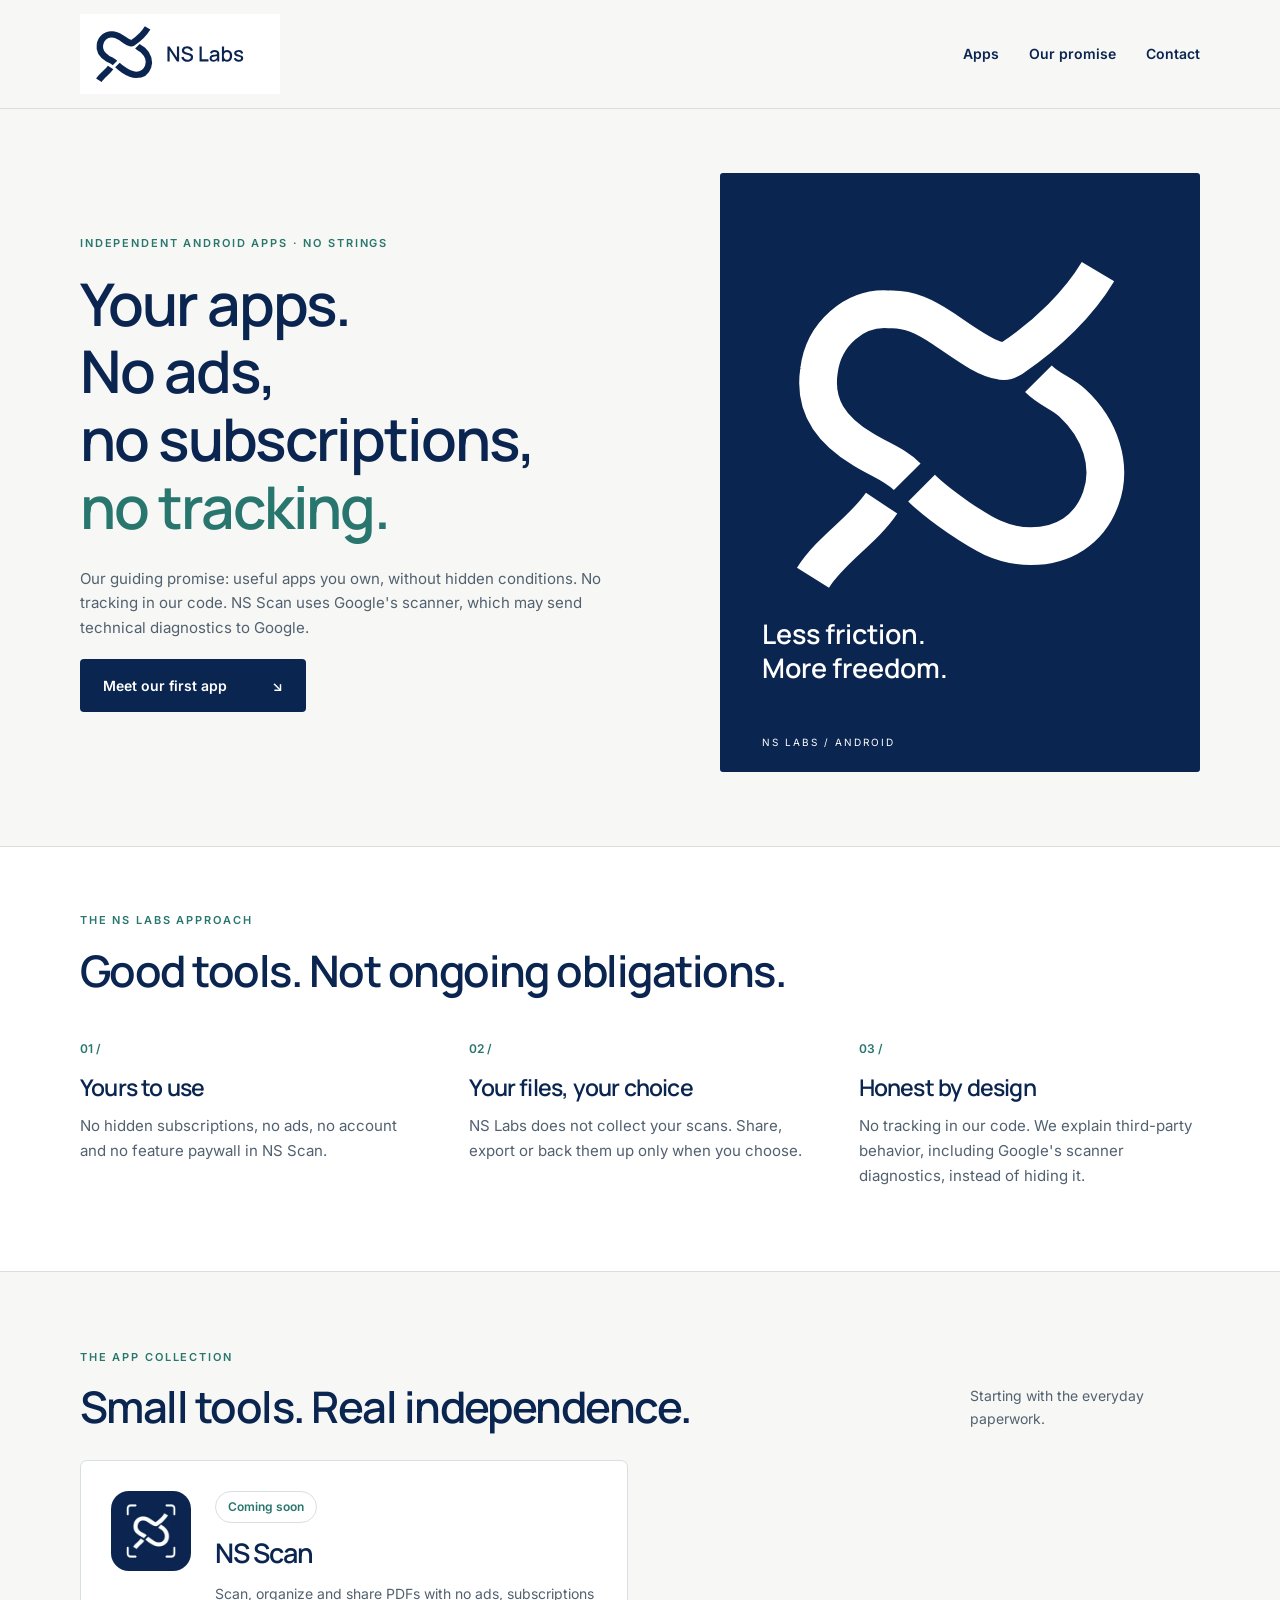
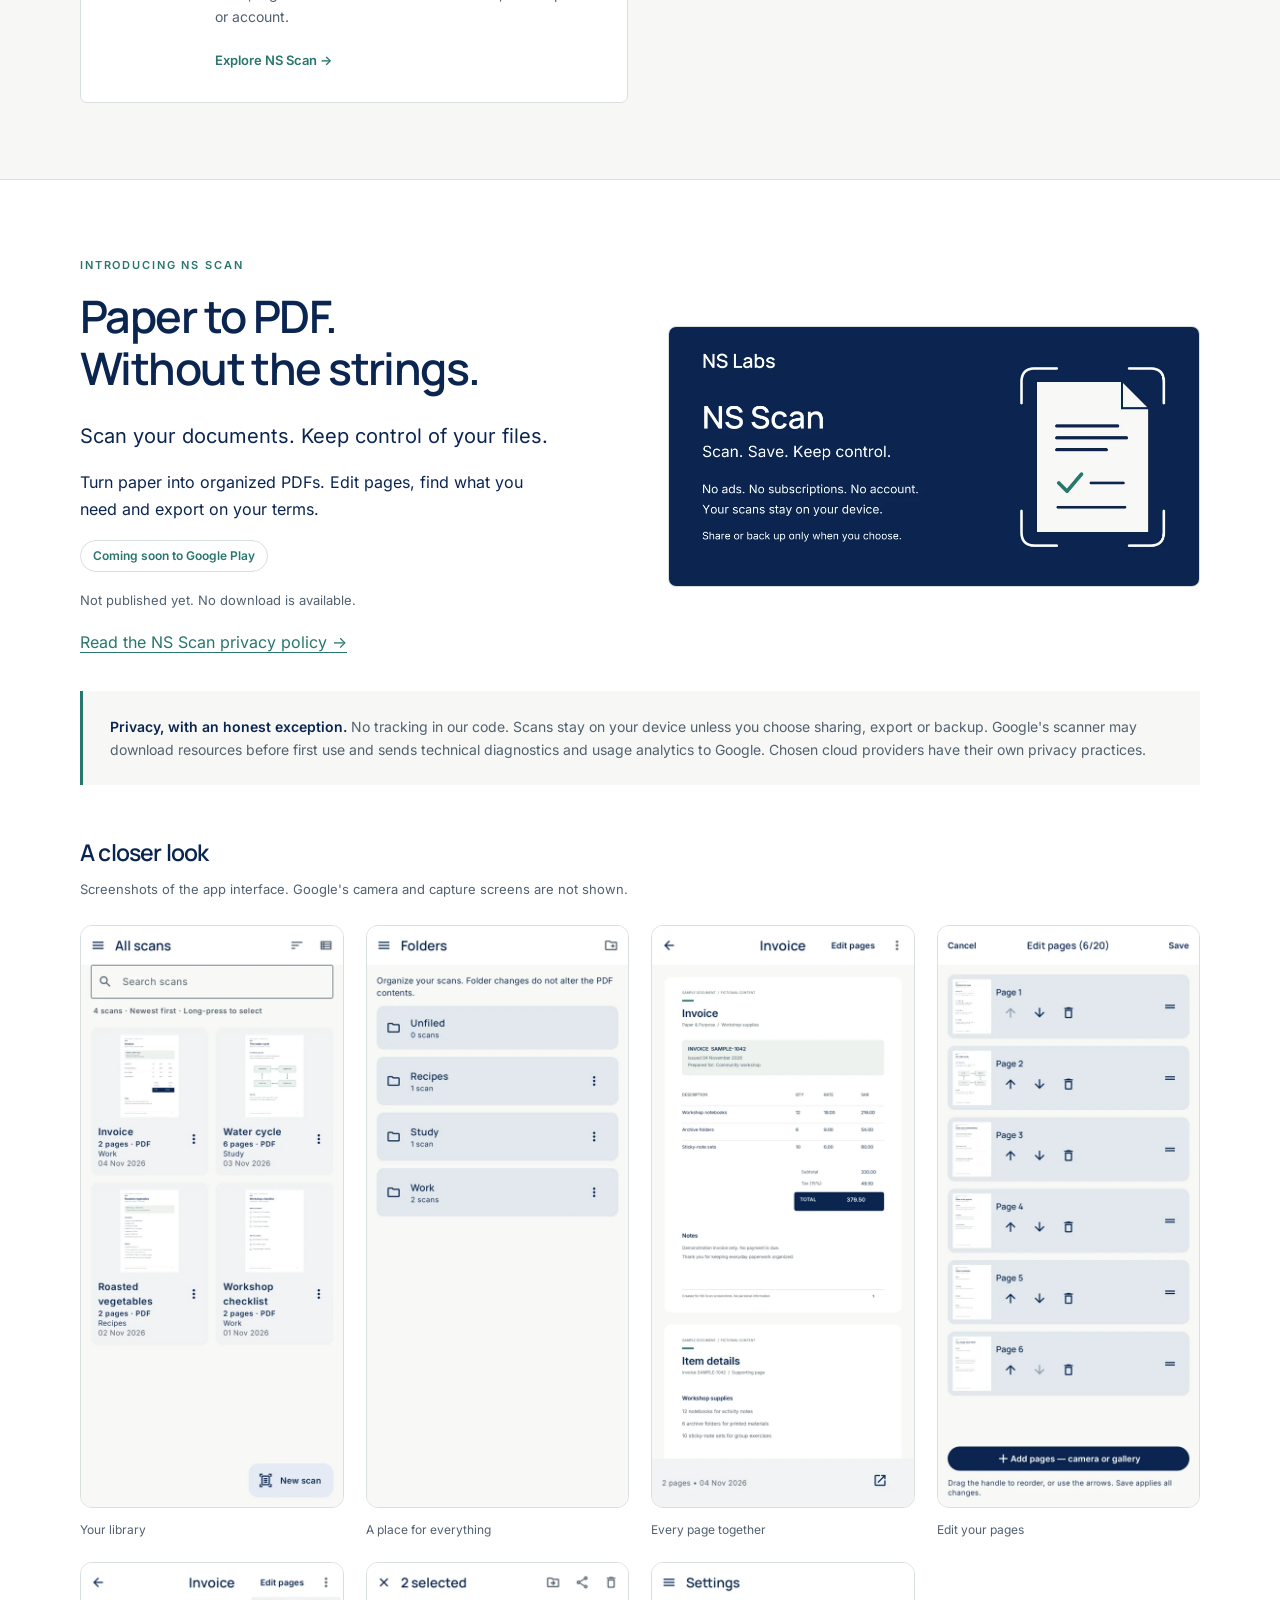
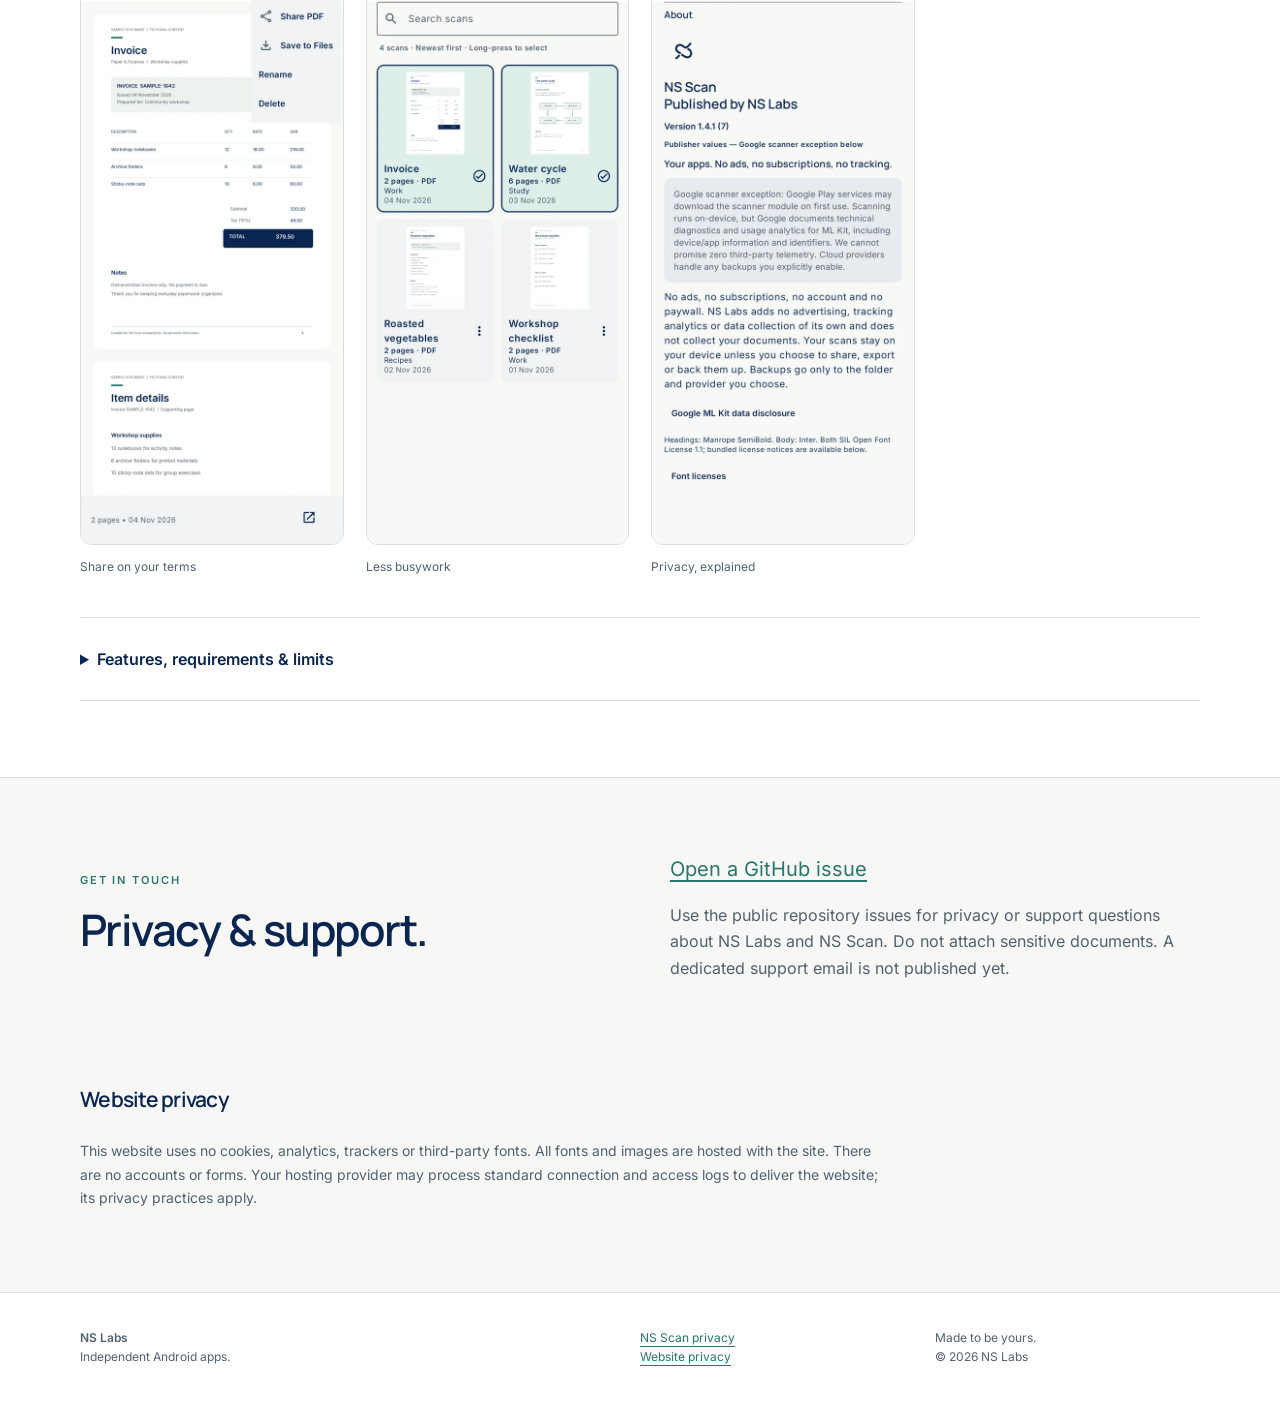
<file: index.html>
<!doctype html>
<html lang="en"><head><meta charset="utf-8"><meta name="viewport" content="width=device-width, initial-scale=1"><meta name="color-scheme" content="light dark"><title>NS Labs — Your apps. No strings.</title><meta name="description" content="Independent Android apps without ads or subscriptions. Meet NS Scan, our upcoming document scanner."><meta property="og:type" content="website"><meta property="og:title" content="NS Labs — Your apps. No strings."><meta property="og:description" content="Independent Android apps without ads or subscriptions. Meet NS Scan, our upcoming document scanner."><meta property="og:image" content="https://nslabs-dev.github.io/assets/ns-scan-feature.webp"><meta property="og:image:alt" content="NS Scan by NS Labs"><meta name="theme-color" content="#0B2551"><link rel="icon" type="image/png" href="favicon.png"><link rel="stylesheet" href="styles.css"></head><body><a class="skip" href="#main">Skip to content</a><header class="site-header"><div class="wrap nav"><a class="brand" href="index.html" aria-label="NS Labs home"><img class="light-logo" src="assets/horizontal-light.svg" width="200" height="80" alt="NS Labs"><img class="dark-logo" src="assets/horizontal-dark.svg" width="200" height="80" alt="NS Labs"></a><nav aria-label="Main"><a href="index.html#apps">Apps</a><a href="index.html#promise">Our promise</a><a href="index.html#contact">Contact</a></nav></div></header><main id="main"><section class="hero wrap"><div><p class="eyebrow">Independent Android apps · No strings</p><h1>Your apps.<br>No ads,<br>no subscriptions,<br><span>no tracking.</span></h1><p class="hero-note">Our guiding promise: useful apps you own, without hidden conditions. No tracking in our code. NS Scan uses Google's scanner, which may send technical diagnostics to Google.</p><a class="button" href="#apps">Meet our first app <span aria-hidden="true">↘</span></a></div><div class="hero-art" aria-hidden="true"><img src="assets/symbol-white.svg" width="400" height="400" alt=""><p>Less friction.<br>More freedom.</p><span class="art-label">NS LABS / ANDROID</span></div></section>
<section id="promise" class="promise"><div class="wrap"><p class="eyebrow">The NS Labs approach</p><h2>Good tools. Not ongoing obligations.</h2><div class="promise-grid"><article><span class="number">01 /</span><h3>Yours to use</h3><p>No hidden subscriptions, no ads, no account and no feature paywall in NS Scan.</p></article><article><span class="number">02 /</span><h3>Your files, your choice</h3><p>NS Labs does not collect your scans. Share, export or back them up only when you choose.</p></article><article><span class="number">03 /</span><h3>Honest by design</h3><p>No tracking in our code. We explain third-party behavior, including Google's scanner diagnostics, instead of hiding it.</p></article></div></div></section>
<section id="apps" class="wrap section"><div class="section-heading"><div><p class="eyebrow">The app collection</p><h2>Small tools. Real independence.</h2></div><p>Starting with the everyday paperwork.</p></div><div class="apps-grid"><a class="app-card" href="#ns-scan"><img src="assets/ns-scan-icon.webp" width="80" height="80" alt=""><div><span class="badge">Coming soon</span><h3>NS Scan</h3><p>Scan, organize and share PDFs with no ads, subscriptions or account.</p><span class="text-link">Explore NS Scan →</span></div></a></div></section>
<section id="ns-scan" class="scan-section"><div class="wrap"><div class="scan-intro"><div><p class="eyebrow">Introducing NS Scan</p><h2>Paper to PDF.<br>Without the strings.</h2><p class="lead">Scan your documents. Keep control of your files.</p><p>Turn paper into organized PDFs. Edit pages, find what you need and export on your terms.</p><p class="badge">Coming soon to Google Play</p><p class="small">Not published yet. No download is available.</p><a href="privacy/ns-scan.html">Read the NS Scan privacy policy →</a></div><img class="feature" src="assets/ns-scan-feature.webp" width="1024" height="500" alt="NS Scan feature graphic with the cut-knot scanner mark"></div><aside class="disclosure"><strong>Privacy, with an honest exception.</strong> No tracking in our code. Scans stay on your device unless you choose sharing, export or backup. Google's scanner may download resources before first use and sends technical diagnostics and usage analytics to Google. Chosen cloud providers have their own privacy practices.</aside><h3 class="gallery-title">A closer look</h3><p class="small">Screenshots of the app interface. Google's camera and capture screens are not shown.</p><div class="gallery" aria-label="NS Scan screenshots"><figure><img src="assets/01-home-library.webp" width="540" height="1200" loading="lazy" alt="Scan library with saved PDF documents"><figcaption>Your library</figcaption></figure><figure><img src="assets/02-folders.webp" width="540" height="1200" loading="lazy" alt="Folders for organizing scanned documents"><figcaption>A place for everything</figcaption></figure><figure><img src="assets/03-document-pages.webp" width="540" height="1200" loading="lazy" alt="Saved document with its scanned pages"><figcaption>Every page together</figcaption></figure><figure><img src="assets/04-edit-pages.webp" width="540" height="1200" loading="lazy" alt="Page editor with reorder and append controls"><figcaption>Edit your pages</figcaption></figure><figure><img src="assets/05-pdf-share-export.webp" width="540" height="1200" loading="lazy" alt="PDF sharing and file export options"><figcaption>Share on your terms</figcaption></figure><figure><img src="assets/06-multi-select.webp" width="540" height="1200" loading="lazy" alt="Multiple scans selected for library actions"><figcaption>Less busywork</figcaption></figure><figure><img src="assets/07-about-privacy.webp" width="540" height="1200" loading="lazy" alt="About screen explaining privacy and Google scanner diagnostics"><figcaption>Privacy, explained</figcaption></figure></div><details class="description"><summary>Features, requirements &amp; limits</summary><div class="prose"><p>Scan your documents. Keep control of your files.</p><p>NS Scan by NS Labs turns paper documents into PDFs, with no ads, subscriptions, account or feature paywall. NS Labs does not collect your scans and adds no advertising or tracking analytics of its own.</p><h3>Scan and save</h3><ul><li>Scan up to 20 pages per document using Google ML Kit&#x27;s document scanner.</li><li>Use automatic edge detection, crop controls and scanner filters during capture.</li><li>Import pages from your gallery when gallery import is enabled.</li><li>Choose High, Medium or Small PDF quality for new scans and page-editor saves.</li></ul><h3>Organize your library</h3><ul><li>Create folders and move scans between them.</li><li>Search scan names, sort by name or date, and switch between list and grid views.</li><li>Rename scans and select multiple PDFs to move, share or delete.</li></ul><h3>Edit saved pages</h3><ul><li>Reorder pages with drag handles or arrow controls.</li><li>Remove pages with Undo, or append pages from the camera or gallery.</li><li>Save to rebuild your PDF, or cancel to leave the saved document unchanged.</li></ul><h3>Export on your terms</h3><ul><li>Share PDFs through Android&#x27;s share sheet or use Save to Files.</li><li>Optionally choose a folder for manual or automatic PDF backups, including compatible cloud document providers.</li><li>Backup keeps earlier copies. It is not two-way sync or a full-library restore, and not every cloud app supports folder selection.</li></ul><h3>Make it yours</h3><ul><li>System, light and dark themes, with optional dynamic colors on Android 12 and later.</li><li>Custom file-name patterns using date and time tokens.</li></ul><h3>Privacy, with an honest exception</h3><p>Your scans stay on your device unless you choose sharing, export or backup. The app has no account, ads or subscriptions, and no tracking in our own code.</p><p>Scanning runs on-device through Google Play services. The scanner module may need an internet download before first use. Google&#x27;s ML Kit documentation describes technical diagnostics and usage analytics sent to Google, including device/app information, identifiers, performance and scanner events. We do not promise zero third-party telemetry or fully offline first-use setup. Your chosen cloud provider has its own privacy practices.</p><h3>Requirements and limits</h3><p>Android 6.0 or later, Google Play services and at least 1.7 GB total device RAM. Viewing PDFs externally needs a PDF reader. OCR, searchable text extraction and full-library restore are not included. Export or explicitly back up important PDFs before uninstalling; automatic Android platform backup is disabled.</p></div></details></div></section>
<section id="contact" class="wrap section contact"><div><p class="eyebrow">Get in touch</p><h2>Privacy &amp; support.</h2></div><div><p class="lead"><a href="https://github.com/nslabs-dev/nslabs-dev.github.io/issues">Open a GitHub issue</a></p><p>Use the public repository issues for privacy or support questions about NS Labs and NS Scan. Do not attach sensitive documents. A dedicated support email is not published yet.</p></div></section><section id="site-privacy" class="wrap site-privacy"><h2>Website privacy</h2><p>This website uses no cookies, analytics, trackers or third-party fonts. All fonts and images are hosted with the site. There are no accounts or forms. Your hosting provider may process standard connection and access logs to deliver the website; its privacy practices apply.</p></section></main><footer><div class="wrap footer-grid"><p><strong>NS Labs</strong><br>Independent Android apps.</p><p><a href="privacy/ns-scan.html">NS Scan privacy</a><br><a href="index.html#site-privacy">Website privacy</a></p><p>Made to be yours.<br>© 2026 NS Labs</p></div></footer></body></html>
</file>
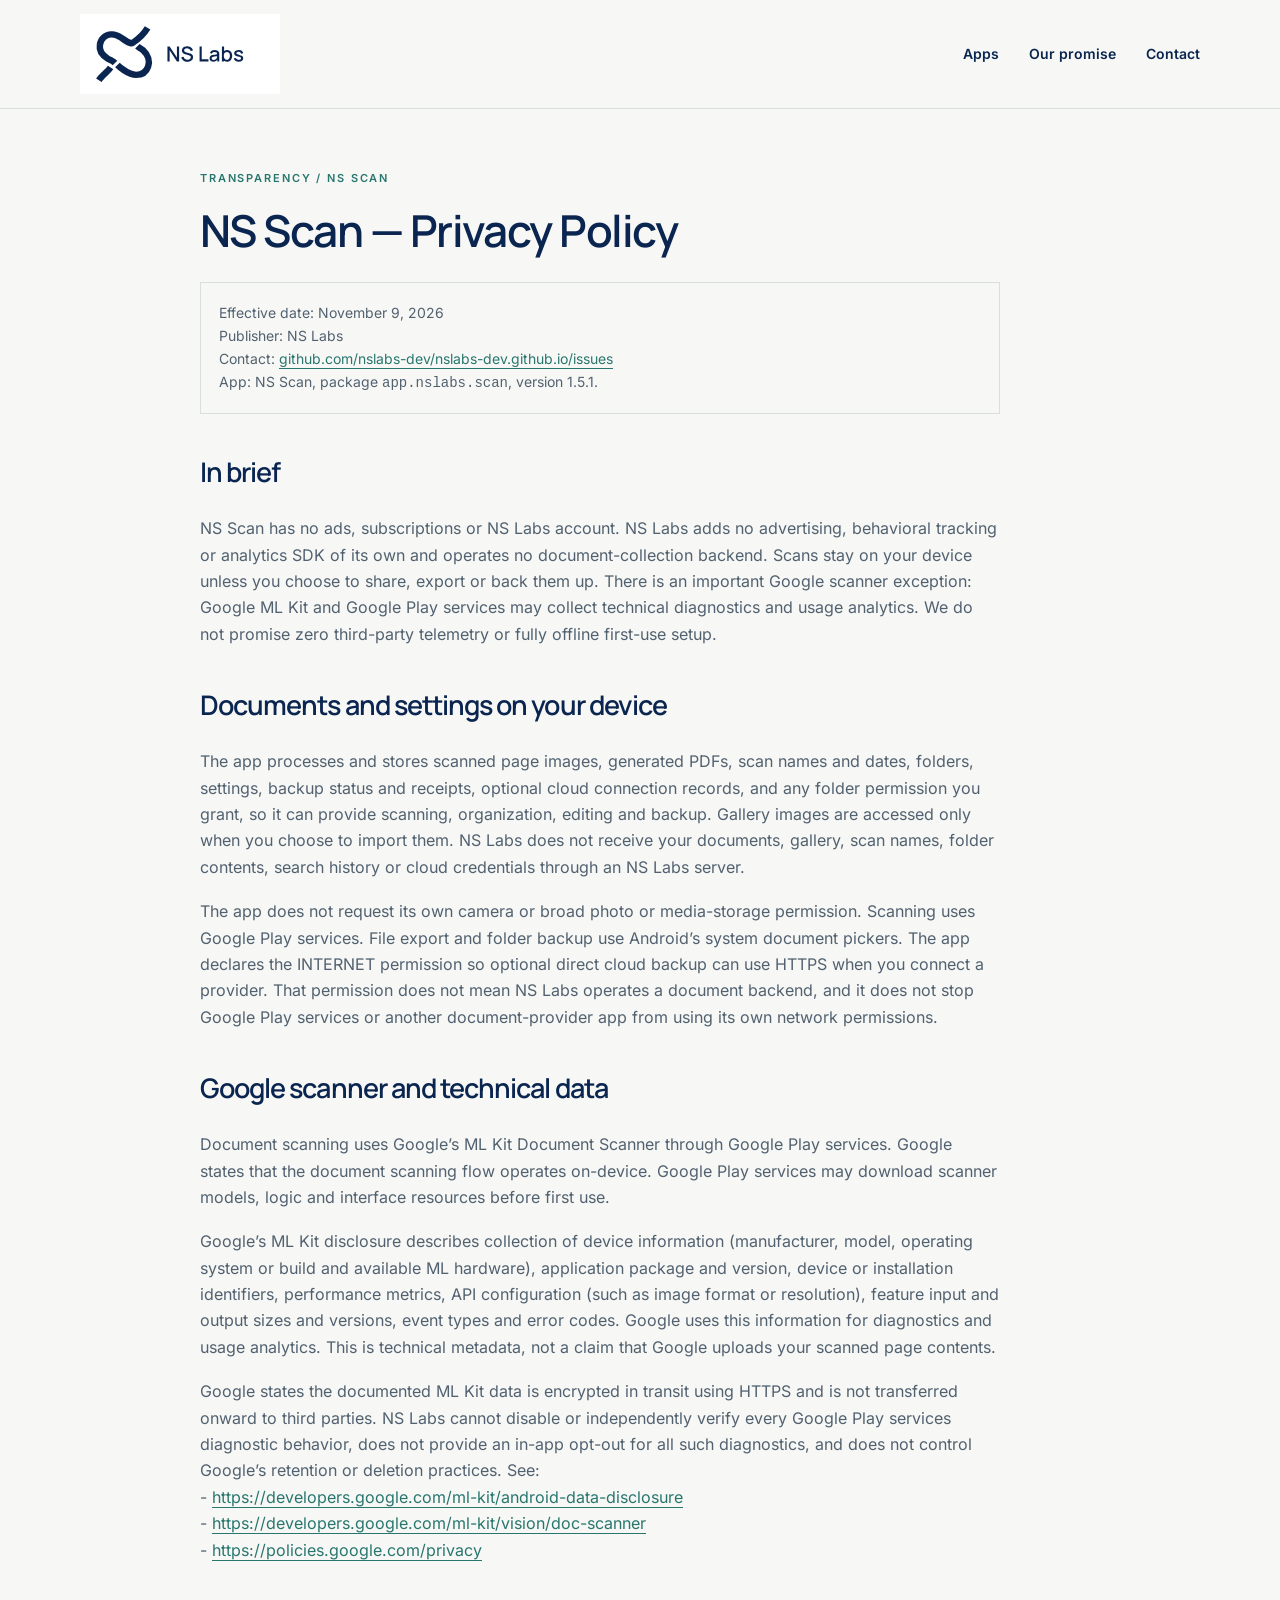
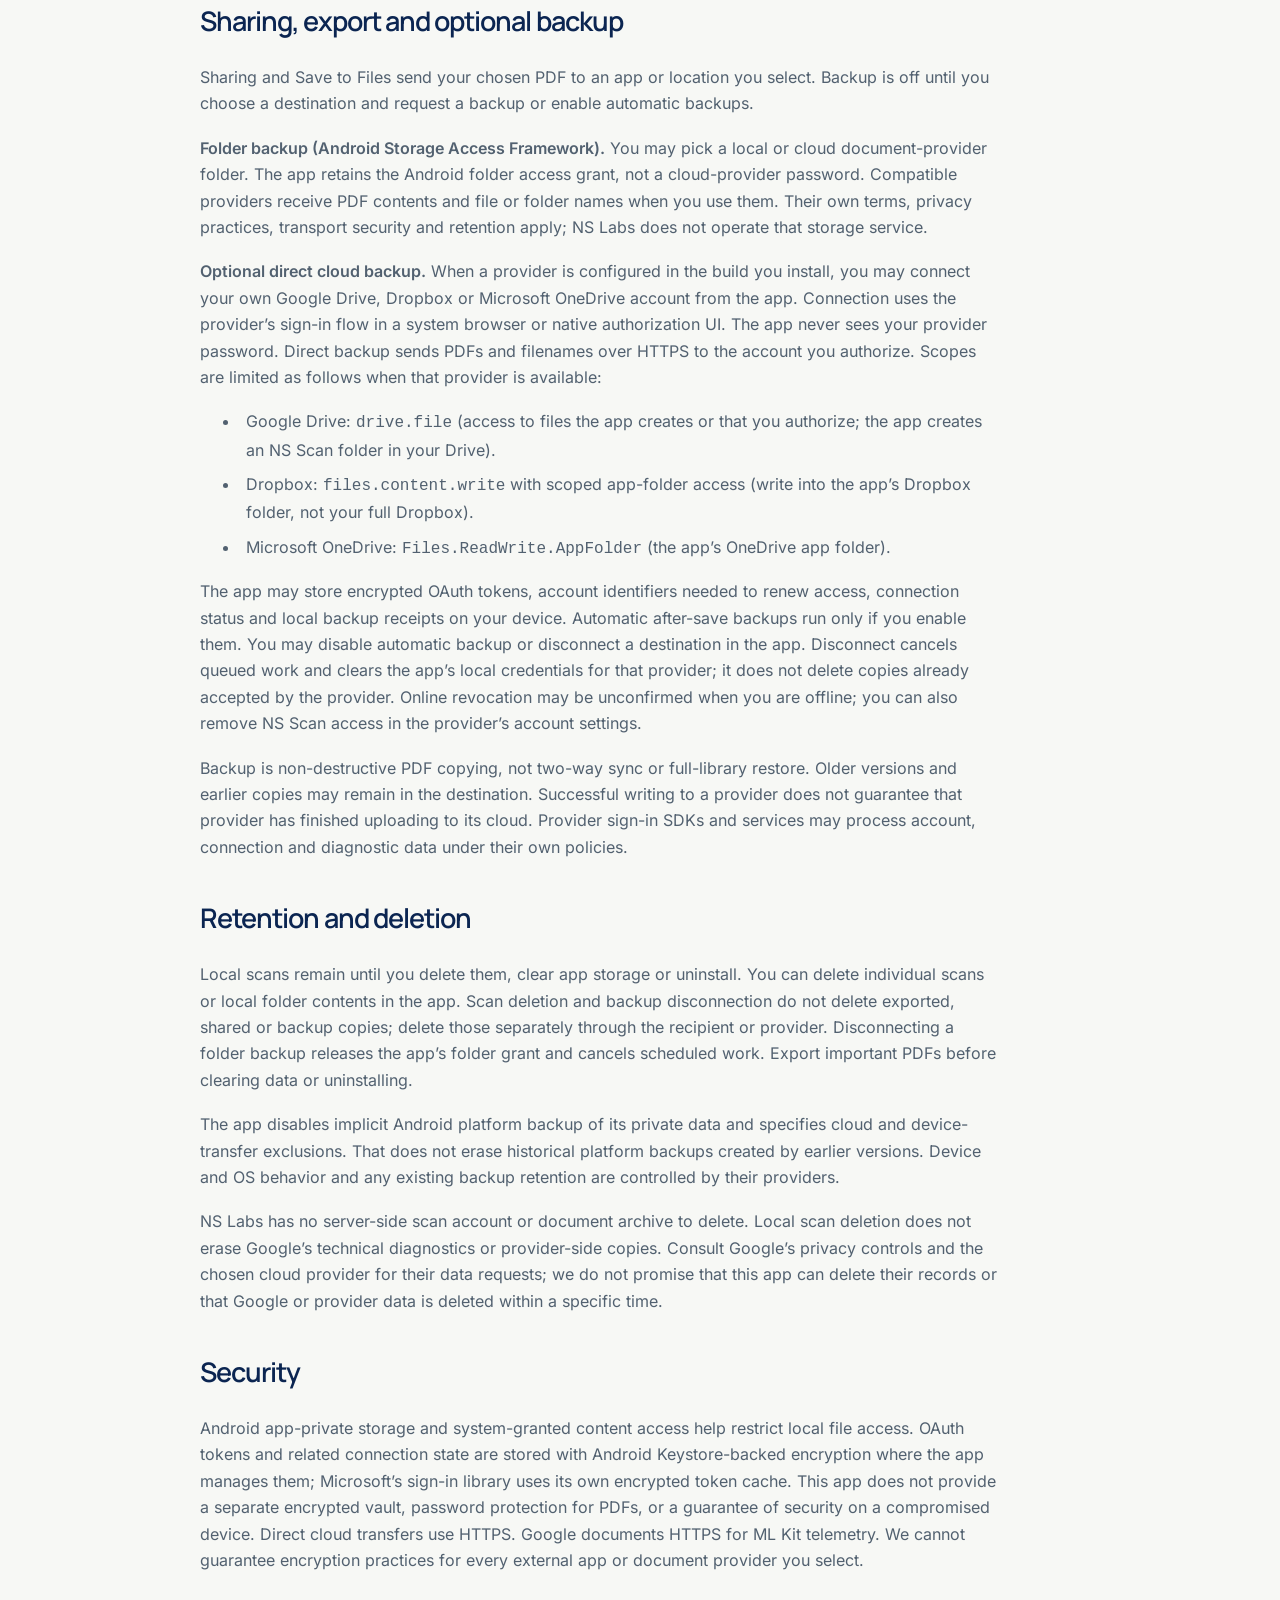
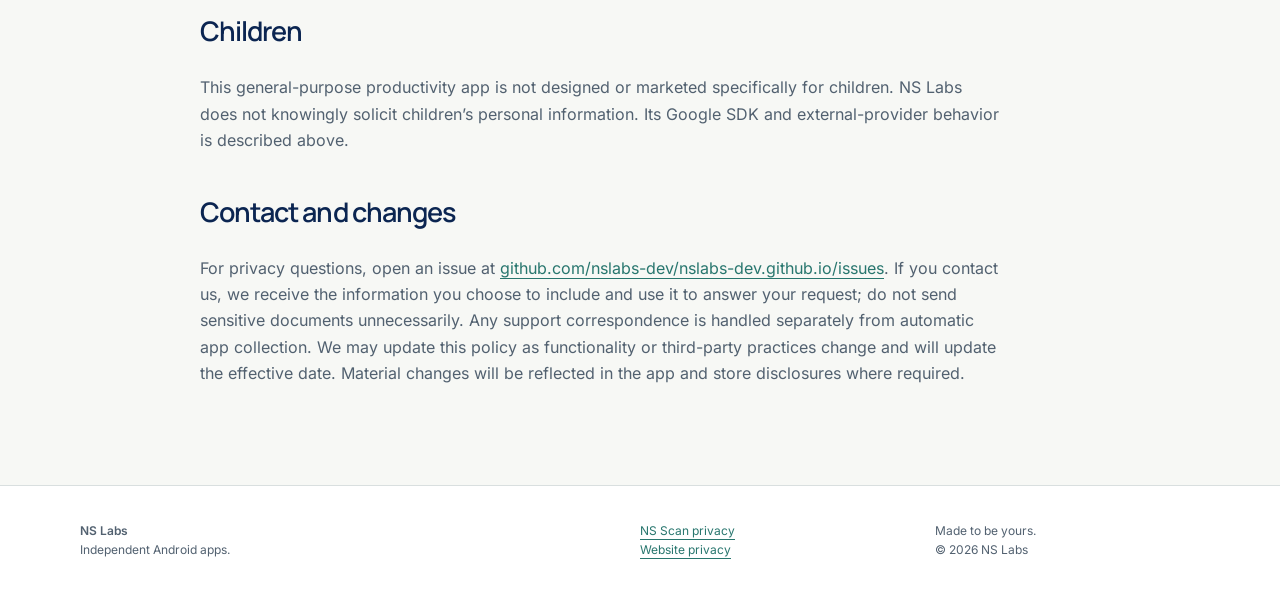
<file: privacy/ns-scan.html>
<!doctype html>
<html lang="en"><head><meta charset="utf-8"><meta name="viewport" content="width=device-width, initial-scale=1"><meta name="color-scheme" content="light dark"><title>NS Scan — Privacy policy | NS Labs</title><meta name="description" content="How NS Scan handles documents, Google scanner diagnostics, exports and optional cloud backup."><meta property="og:type" content="website"><meta property="og:title" content="NS Scan — Privacy policy | NS Labs"><meta property="og:description" content="How NS Scan handles documents, Google scanner diagnostics, exports and optional cloud backup."><meta property="og:image" content="https://nslabs-dev.github.io/assets/ns-scan-feature.webp"><meta property="og:image:alt" content="NS Scan by NS Labs"><meta name="theme-color" content="#0B2551"><link rel="icon" type="image/png" href="../favicon.png"><link rel="stylesheet" href="../styles.css"></head><body><a class="skip" href="#main">Skip to content</a><header class="site-header"><div class="wrap nav"><a class="brand" href="../index.html" aria-label="NS Labs home"><img class="light-logo" src="../assets/horizontal-light.svg" width="200" height="80" alt="NS Labs"><img class="dark-logo" src="../assets/horizontal-dark.svg" width="200" height="80" alt="NS Labs"></a><nav aria-label="Main"><a href="../index.html#apps">Apps</a><a href="../index.html#promise">Our promise</a><a href="../index.html#contact">Contact</a></nav></div></header><main id="main" class="wrap policy"><p class="eyebrow">Transparency / NS Scan</p><article class="prose"><h1>NS Scan — Privacy Policy</h1>
<p>Effective date: November 9, 2026<br />
Publisher: NS Labs<br />
Contact: <a href="https://github.com/nslabs-dev/nslabs-dev.github.io/issues">github.com/nslabs-dev/nslabs-dev.github.io/issues</a><br />
App: NS Scan, package <code>app.nslabs.scan</code>, version 1.5.1.</p>
<h2>In brief</h2>
<p>NS Scan has no ads, subscriptions or NS Labs account. NS Labs adds no advertising, behavioral tracking or analytics SDK of its own and operates no document-collection backend. Scans stay on your device unless you choose to share, export or back them up. There is an important Google scanner exception: Google ML Kit and Google Play services may collect technical diagnostics and usage analytics. We do not promise zero third-party telemetry or fully offline first-use setup.</p>
<h2>Documents and settings on your device</h2>
<p>The app processes and stores scanned page images, generated PDFs, scan names and dates, folders, settings, backup status and receipts, optional cloud connection records, and any folder permission you grant, so it can provide scanning, organization, editing and backup. Gallery images are accessed only when you choose to import them. NS Labs does not receive your documents, gallery, scan names, folder contents, search history or cloud credentials through an NS Labs server.</p>
<p>The app does not request its own camera or broad photo or media-storage permission. Scanning uses Google Play services. File export and folder backup use Android’s system document pickers. The app declares the INTERNET permission so optional direct cloud backup can use HTTPS when you connect a provider. That permission does not mean NS Labs operates a document backend, and it does not stop Google Play services or another document-provider app from using its own network permissions.</p>
<h2>Google scanner and technical data</h2>
<p>Document scanning uses Google’s ML Kit Document Scanner through Google Play services. Google states that the document scanning flow operates on-device. Google Play services may download scanner models, logic and interface resources before first use.</p>
<p>Google’s ML Kit disclosure describes collection of device information (manufacturer, model, operating system or build and available ML hardware), application package and version, device or installation identifiers, performance metrics, API configuration (such as image format or resolution), feature input and output sizes and versions, event types and error codes. Google uses this information for diagnostics and usage analytics. This is technical metadata, not a claim that Google uploads your scanned page contents.</p>
<p>Google states the documented ML Kit data is encrypted in transit using HTTPS and is not transferred onward to third parties. NS Labs cannot disable or independently verify every Google Play services diagnostic behavior, does not provide an in-app opt-out for all such diagnostics, and does not control Google’s retention or deletion practices. See:<br />
- <a href="https://developers.google.com/ml-kit/android-data-disclosure">https://developers.google.com/ml-kit/android-data-disclosure</a><br />
- <a href="https://developers.google.com/ml-kit/vision/doc-scanner">https://developers.google.com/ml-kit/vision/doc-scanner</a><br />
- <a href="https://policies.google.com/privacy">https://policies.google.com/privacy</a></p>
<h2>Sharing, export and optional backup</h2>
<p>Sharing and Save to Files send your chosen PDF to an app or location you select. Backup is off until you choose a destination and request a backup or enable automatic backups.</p>
<p><strong>Folder backup (Android Storage Access Framework).</strong> You may pick a local or cloud document-provider folder. The app retains the Android folder access grant, not a cloud-provider password. Compatible providers receive PDF contents and file or folder names when you use them. Their own terms, privacy practices, transport security and retention apply; NS Labs does not operate that storage service.</p>
<p><strong>Optional direct cloud backup.</strong> When a provider is configured in the build you install, you may connect your own Google Drive, Dropbox or Microsoft OneDrive account from the app. Connection uses the provider’s sign-in flow in a system browser or native authorization UI. The app never sees your provider password. Direct backup sends PDFs and filenames over HTTPS to the account you authorize. Scopes are limited as follows when that provider is available:</p>
<ul>
<li>Google Drive: <code>drive.file</code> (access to files the app creates or that you authorize; the app creates an NS Scan folder in your Drive).</li>
<li>Dropbox: <code>files.content.write</code> with scoped app-folder access (write into the app’s Dropbox folder, not your full Dropbox).</li>
<li>Microsoft OneDrive: <code>Files.ReadWrite.AppFolder</code> (the app’s OneDrive app folder).</li>
</ul>
<p>The app may store encrypted OAuth tokens, account identifiers needed to renew access, connection status and local backup receipts on your device. Automatic after-save backups run only if you enable them. You may disable automatic backup or disconnect a destination in the app. Disconnect cancels queued work and clears the app’s local credentials for that provider; it does not delete copies already accepted by the provider. Online revocation may be unconfirmed when you are offline; you can also remove NS Scan access in the provider’s account settings.</p>
<p>Backup is non-destructive PDF copying, not two-way sync or full-library restore. Older versions and earlier copies may remain in the destination. Successful writing to a provider does not guarantee that provider has finished uploading to its cloud. Provider sign-in SDKs and services may process account, connection and diagnostic data under their own policies.</p>
<h2>Retention and deletion</h2>
<p>Local scans remain until you delete them, clear app storage or uninstall. You can delete individual scans or local folder contents in the app. Scan deletion and backup disconnection do not delete exported, shared or backup copies; delete those separately through the recipient or provider. Disconnecting a folder backup releases the app’s folder grant and cancels scheduled work. Export important PDFs before clearing data or uninstalling.</p>
<p>The app disables implicit Android platform backup of its private data and specifies cloud and device-transfer exclusions. That does not erase historical platform backups created by earlier versions. Device and OS behavior and any existing backup retention are controlled by their providers.</p>
<p>NS Labs has no server-side scan account or document archive to delete. Local scan deletion does not erase Google’s technical diagnostics or provider-side copies. Consult Google’s privacy controls and the chosen cloud provider for their data requests; we do not promise that this app can delete their records or that Google or provider data is deleted within a specific time.</p>
<h2>Security</h2>
<p>Android app-private storage and system-granted content access help restrict local file access. OAuth tokens and related connection state are stored with Android Keystore-backed encryption where the app manages them; Microsoft’s sign-in library uses its own encrypted token cache. This app does not provide a separate encrypted vault, password protection for PDFs, or a guarantee of security on a compromised device. Direct cloud transfers use HTTPS. Google documents HTTPS for ML Kit telemetry. We cannot guarantee encryption practices for every external app or document provider you select.</p>
<h2>Children</h2>
<p>This general-purpose productivity app is not designed or marketed specifically for children. NS Labs does not knowingly solicit children’s personal information. Its Google SDK and external-provider behavior is described above.</p>
<h2>Contact and changes</h2>
<p>For privacy questions, open an issue at <a href="https://github.com/nslabs-dev/nslabs-dev.github.io/issues">github.com/nslabs-dev/nslabs-dev.github.io/issues</a>. If you contact us, we receive the information you choose to include and use it to answer your request; do not send sensitive documents unnecessarily. Any support correspondence is handled separately from automatic app collection. We may update this policy as functionality or third-party practices change and will update the effective date. Material changes will be reflected in the app and store disclosures where required.</p></article></main><footer><div class="wrap footer-grid"><p><strong>NS Labs</strong><br>Independent Android apps.</p><p><a href="../privacy/ns-scan.html">NS Scan privacy</a><br><a href="../index.html#site-privacy">Website privacy</a></p><p>Made to be yours.<br>© 2026 NS Labs</p></div></footer></body></html>
</file>
<file: styles.css>
@font-face{font-family:Inter;src:url('assets/fonts/Inter-Regular.woff2') format('woff2');font-weight:400;font-display:swap}@font-face{font-family:Inter;src:url('assets/fonts/Inter-SemiBold.woff2') format('woff2');font-weight:600;font-display:swap}@font-face{font-family:Manrope;src:url('assets/fonts/Manrope-SemiBold.woff2') format('woff2');font-weight:600;font-display:swap}
:root{--navy:#0B2551;--paper:#F7F8F5;--slate:#526170;--teal:#28766E;--surface:#fff;--line:#d9dfdf;--ink:var(--navy);--muted:var(--slate);--accent:var(--teal)}*{box-sizing:border-box}html{scroll-behavior:smooth;scroll-padding-top:24px}body{margin:0;background:var(--paper);color:var(--ink);font:400 16px/1.65 Inter,system-ui,sans-serif}img{max-width:100%;height:auto;display:block}a{color:var(--accent);text-underline-offset:4px}a:hover{text-decoration-thickness:2px}a:focus-visible,summary:focus-visible{outline:3px solid var(--accent);outline-offset:5px}h1,h2,h3{font-family:Manrope,system-ui,sans-serif;font-weight:600;line-height:1.15;letter-spacing:-.035em}h1{font-size:clamp(44px,5.7vw,80px);margin:18px 0 26px}h2{font-size:clamp(30px,3.4vw,46px);margin:12px 0 28px}h3{font-size:23px;margin:14px 0}p{margin:0 0 18px}.wrap{max-width:1200px;margin:auto;padding-left:40px;padding-right:40px}.site-header{border-bottom:1px solid var(--line)}.nav{min-height:108px;display:flex;align-items:center;justify-content:space-between;gap:24px}.brand{width:200px;display:block;flex-shrink:0}.dark-logo{display:none}nav{display:flex;gap:30px}nav a{color:var(--ink);font-size:14px;text-decoration:none;font-weight:600;padding:12px 0}.skip{position:absolute;left:12px;top:-80px;padding:12px;background:var(--surface);z-index:10}.skip:focus{top:12px}.hero{display:grid;grid-template-columns:1.2fr 1fr;gap:65px;align-items:center;padding-top:64px;padding-bottom:74px}.eyebrow{text-transform:uppercase;font-size:11px;letter-spacing:.17em;font-weight:600;color:var(--accent);margin-bottom:16px}.hero h1 span{color:var(--accent)}.hero-note{max-width:530px;color:var(--muted);font-size:15px}.button{display:inline-flex;align-items:center;gap:45px;background:var(--navy);color:white;padding:15px 23px;border-radius:4px;text-decoration:none;font-weight:600;font-size:14px}.hero-art{background:var(--navy);color:#fff;border-radius:3px;padding:30px;position:relative;aspect-ratio:4/5;display:flex;flex-direction:column;justify-content:center;overflow:hidden}.hero-art img{width:92%;align-self:center}.hero-art p{font-family:Manrope,sans-serif;font-size:27px;line-height:1.25;margin:0 0 30px 12px}.art-label{font-size:10px;letter-spacing:.2em;position:absolute;bottom:22px;left:42px;color:#fff}.promise{padding:64px 0;background:var(--surface);border-block:1px solid var(--line)}.promise-grid{display:grid;grid-template-columns:repeat(3,1fr);gap:48px;margin-top:38px}.promise-grid p{font-size:15px;color:var(--muted)}.number{font-size:12px;font-weight:600;color:var(--accent)}.section{padding-top:76px;padding-bottom:76px}.section-heading{display:flex;justify-content:space-between;gap:30px;align-items:end}.section-heading>p{max-width:230px;color:var(--muted);font-size:14px;margin-bottom:30px}.apps-grid{display:grid;grid-template-columns:repeat(2,1fr);gap:24px}.app-card{border:1px solid var(--line);background:var(--surface);border-radius:7px;padding:30px;display:flex;gap:24px;align-items:start;color:var(--ink);text-decoration:none}.app-card img{border-radius:18px;flex-shrink:0}.app-card h3{font-size:27px}.app-card p{font-size:14px;color:var(--muted)}.badge{display:inline-block;border:1px solid var(--line);background:var(--surface);color:var(--accent);border-radius:40px;padding:5px 12px;font-size:12px;font-weight:600}.text-link{color:var(--accent);font-size:13px;font-weight:600}.scan-section{border-block:1px solid var(--line);background:var(--surface);padding:76px 0}.scan-intro{display:grid;grid-template-columns:1fr 1fr;gap:55px;align-items:center}.scan-intro h2{font-size:clamp(34px,3.5vw,48px)}.lead{font-size:20px;line-height:1.5}.scan-intro>div>p:not(.eyebrow):not(.badge){max-width:480px}.feature{border-radius:8px;border:1px solid var(--line)}.small{font-size:13px;color:var(--muted)}.disclosure{border-left:3px solid var(--accent);background:var(--paper);padding:24px 27px;margin:35px 0;font-size:14px;color:var(--muted)}.disclosure strong{color:var(--ink)}.gallery-title{margin-top:54px}.gallery{display:grid;grid-template-columns:repeat(4,1fr);gap:22px;margin-top:24px}.gallery figure{margin:0}.gallery img{border:1px solid var(--line);border-radius:12px;width:100%;background:var(--paper)}figcaption{font-size:12px;margin-top:12px;color:var(--muted)}.description{margin-top:40px;border-block:1px solid var(--line);padding:22px 0}.description summary{cursor:pointer;font-weight:600;padding:6px 0}.description .prose{padding-top:25px}.prose{max-width:800px;overflow-wrap:anywhere}.prose p,.prose li{color:var(--muted)}.prose h2{font-size:27px;margin-top:42px}.prose h3{margin-top:28px;font-size:21px}.prose li{padding-left:6px;margin-bottom:8px}.contact{display:grid;grid-template-columns:1fr 1fr;gap:60px;align-items:center}.contact>div>p:last-child{color:var(--muted)}.site-privacy{padding-bottom:65px;max-width:1200px}.site-privacy h2{font-size:21px}.site-privacy p{font-size:14px;max-width:800px;color:var(--muted)}footer{border-top:1px solid var(--line);padding:35px 0;background:var(--surface)}.footer-grid{display:grid;grid-template-columns:2fr 1fr 1fr;gap:30px;font-size:12px;color:var(--muted)}footer p{margin:0}.policy{padding-top:60px;padding-bottom:80px;max-width:960px}.policy h1{font-size:44px}.policy .disclosure{margin-top:0}.policy article>p:nth-of-type(1){background:var(--paper);border:1px solid var(--line);padding:18px;font-size:14px}.error{min-height:60vh}
@media(prefers-color-scheme:dark){:root{--paper:#0a1830;--surface:#102441;--ink:#F7F8F5;--muted:#becbd7;--line:#34445b;--accent:#8dd6cb}.light-logo{display:none}.dark-logo{display:block}.button{background:#F7F8F5;color:#0B2551}.hero-art{border:1px solid var(--line)}.feature{background:#fff}.badge{color:#8dd6cb}}
@media(max-width:800px){.wrap{padding-left:24px;padding-right:24px}.hero{gap:30px;padding-top:40px;padding-bottom:44px}.hero-art{padding:14px}.hero-art p{font-size:21px}.art-label{left:25px;font-size:8px}.hero h1{font-size:48px}.promise-grid{gap:25px}.apps-grid{grid-template-columns:1fr}.scan-intro{grid-template-columns:1fr;gap:30px}.feature{max-width:650px}.gallery{grid-template-columns:repeat(3,1fr)}.section-heading{display:block}.section-heading>p{max-width:none}.contact{gap:30px}}
@media(max-width:560px){.nav{min-height:94px;gap:10px;flex-wrap:wrap;padding-top:5px;padding-bottom:15px}.brand{width:165px}.brand img{width:165px}nav{gap:22px;width:100%;justify-content:space-between}nav a{font-size:12px;padding:5px 0}.hero{grid-template-columns:1fr;gap:30px}.hero h1{font-size:48px}.hero-art{aspect-ratio:1.65;padding:18px;flex-direction:row;align-items:center;justify-content:start}.hero-art img{width:48%}.hero-art p{font-size:23px;margin:0 0 10px 20px}.art-label{bottom:13px;left:auto;right:20px;font-size:8px}.promise,.scan-section{padding:45px 0}.promise-grid{grid-template-columns:1fr;gap:18px}.promise-grid article{border-top:1px solid var(--line);padding-top:20px}.section{padding-top:46px;padding-bottom:46px}.app-card{padding:22px;gap:18px}.app-card img{width:60px;height:60px}.app-card h3{font-size:25px}.gallery{grid-template-columns:repeat(2,minmax(0,1fr));gap:22px 15px}.disclosure{padding:18px;font-size:13px}.contact{grid-template-columns:1fr;gap:8px}.footer-grid{grid-template-columns:1fr;gap:22px}.policy{padding-top:32px}.policy h1{font-size:34px}.prose h2{font-size:25px}.site-privacy{padding-bottom:45px}.small{font-size:12px}}
@media(prefers-reduced-motion:reduce){html{scroll-behavior:auto}}
/* Let intrinsic image dimensions shrink inside narrow grid tracks. */
.scan-intro>*{min-width:0}.feature{width:100%;max-width:100%}.hero h1{font-size:clamp(44px,4.6vw,66px)}
@media(max-width:560px){.hero h1{font-size:38px}.hero-art p{font-size:21px}}
</file>
